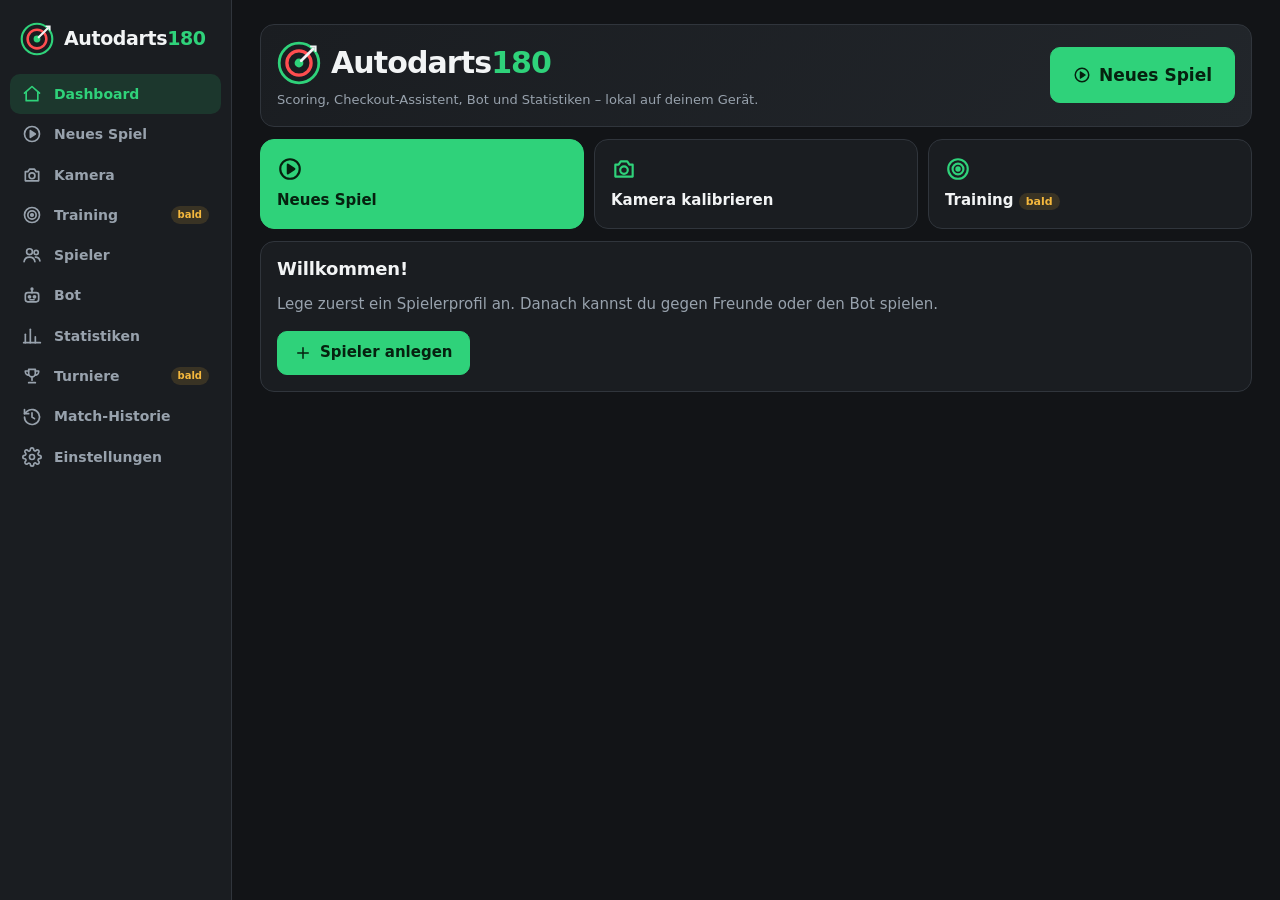
<file: index.html>
<!doctype html>
<html lang="de" data-theme="dark" data-accent="green">
<head>
<meta charset="utf-8">
<meta name="viewport" content="width=device-width, initial-scale=1, viewport-fit=cover">
<meta name="theme-color" content="#121417">
<meta name="description" content="Autodarts180 – Dart-Scoring, Kamera-Erkennung, Bot und Statistiken. Läuft lokal und offline.">
<meta name="apple-mobile-web-app-capable" content="yes">
<meta name="apple-mobile-web-app-status-bar-style" content="black-translucent">
<title>Autodarts180</title>
<link rel="manifest" href="manifest.webmanifest">
<link rel="icon" href="icon.svg" type="image/svg+xml">
<link rel="apple-touch-icon" href="icons/apple-touch-icon.png">
<meta name="mobile-web-app-capable" content="yes">
<meta name="apple-mobile-web-app-title" content="Autodarts180">
<link rel="stylesheet" href="css/app.css">
</head>
<body>
<div class="app">
  <nav class="sidebar" id="sidebar"></nav>
  <main id="main"></main>
</div>
<nav class="bottom-nav" id="bottomnav"></nav>
<noscript>Autodarts180 benötigt JavaScript.</noscript>
<script type="module" src="js/app.js"></script>
</body>
</html>
</file>
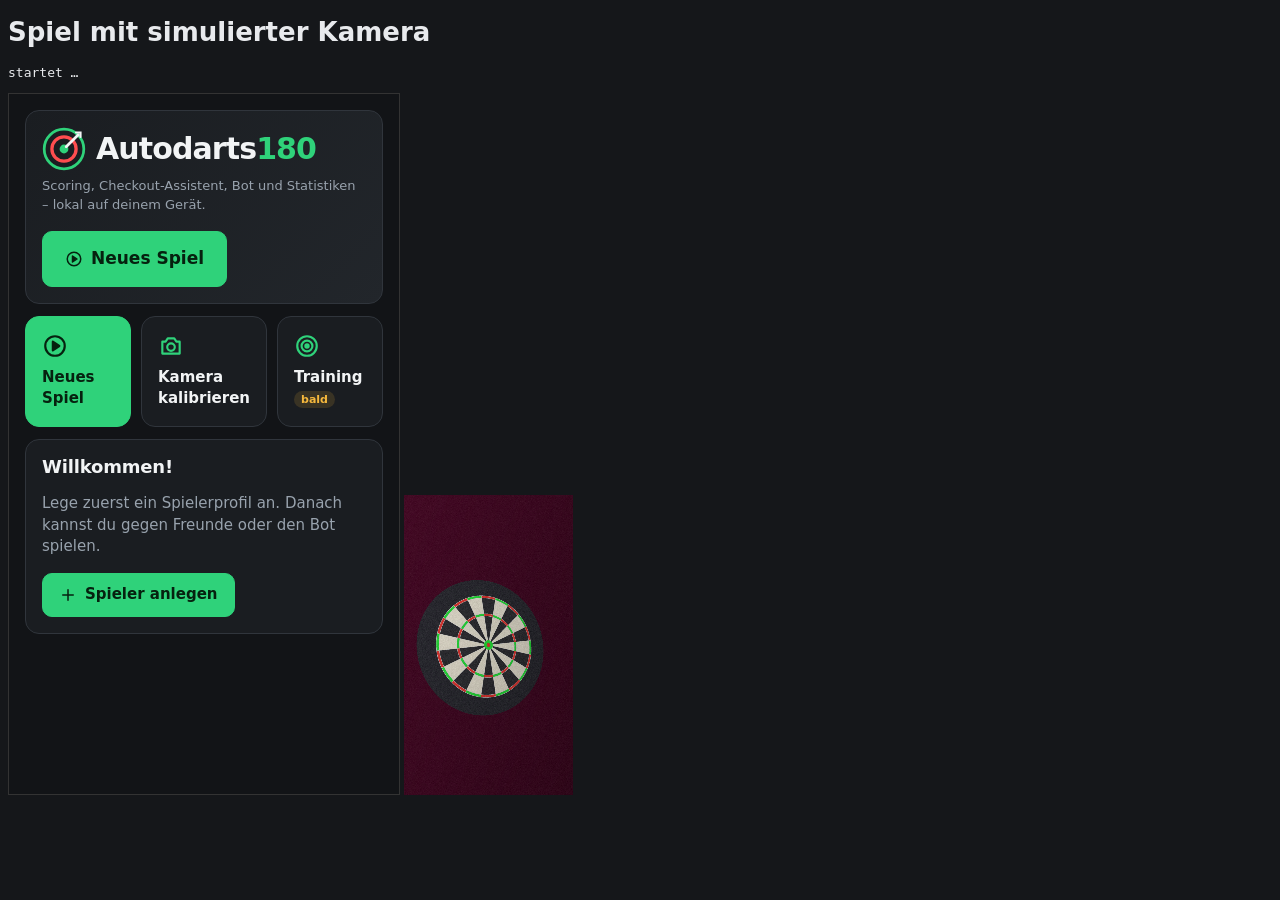
<file: tests/e2e.html>
<!doctype html>
<html lang="de"><head><meta charset="utf-8"><title>E2E Spiel mit simulierter Kamera</title>
<style>body{font:13px system-ui;background:#15171a;color:#e8eaed;margin:8px} iframe{width:390px;height:700px;border:1px solid #333} canvas{height:300px} pre{white-space:pre-wrap}</style></head>
<body><h1>Spiel mit simulierter Kamera</h1><pre id="out">startet …</pre><iframe id="app" src="../index.html#/dashboard"></iframe>
<script type="module">
  // Spielt die echte App (iframe) mit einem künstlichen Kamerastream durch: Pfeile landen, Hand zieht sie heraus.
  import * as D from './darts3d.js';
  import * as cal from '../js/vision/calibration.js';
  import { renderScene } from './scene.js';
  import { scoreAt } from '../js/core/board.js';
  import { mulberry32 } from '../js/core/rng.js';
  const q = new URLSearchParams(location.search);
  const deg = Number(q.get('deg') ?? -23), tilt = Number(q.get('tilt') ?? -8), visits = Number(q.get('visits') ?? 3), W = Number(q.get('w') ?? 1080), H = Math.round(W * 16 / 9);
  const out = document.getElementById('out'), lines = [];
  const log = (s) => { lines.push(s); out.textContent = lines.join('\n'); };
  window.__e2e = { lines, done: false };
  const sleep = (ms) => new Promise((r) => setTimeout(r, ms));
  const cam = D.sideCamera(deg, W, H, { fill: 0.8, tilt });
  const base = D.realScene(cam, W, H);
  const jit = Number(q.get('jitter') ?? 0.3), slip = Number(q.get('slip') ?? 2);
  let sx0 = 0, sy0 = 0;
  let sway = 0, swayAt = 0; // Stativ schwingt nach dem Herausziehen nach (px, klingt ab)
  const doSlip = () => { sx0 = (Math.random() - 0.5) * 2 * slip; sy0 = (Math.random() - 0.5) * 2 * slip; };
  const cv = document.createElement('canvas'); cv.width = W; cv.height = H; document.body.append(cv);
  const g = cv.getContext('2d');
  let frames = [], hand = false, handX = 0, fi = 0;
  const setScene = (darts) => { const img = darts.length ? D.drawDarts(base, cam, darts, { shadow: q.get('shadow') ? [0.2, 0.7, 1] : null }) : base; frames = [1, 2, 3].map((s) => D.addNoiseFast(img, 4, s + fi)); };
  setScene([]);
  const buf = document.createElement('canvas'); buf.width = W; buf.height = H; const bg = buf.getContext('2d');
  const swayNow = (k) => { if (!sway) return 0; const t = (performance.now() - swayAt) / 1000; return sway * Math.exp(-t / 1.5) * Math.sin(t * (k ? 7 : 5) + k); };
  const paint = () => { bg.putImageData(frames[fi++ % frames.length], 0, 0); g.drawImage(buf, sx0 + (Math.random() - 0.5) * 2 * jit + swayNow(1), sy0 + (Math.random() - 0.5) * 2 * jit + swayNow(0)); if (hand) { g.fillStyle = '#c89678'; g.beginPath(); g.ellipse(W * (0.5 + handX) + Math.sin(fi) * 60, H * 0.55, W * 0.22, H * 0.2, 0.4, 0, 7); g.fill(); } };
  paint(); setInterval(paint, 66);
  const stream = cv.captureStream(15);
  const fr = document.getElementById('app');
  await new Promise((r) => { if (fr.contentDocument?.readyState === 'complete' && fr.contentWindow.location.href !== 'about:blank') r(); else fr.onload = r; });
  await sleep(800);
  const w = fr.contentWindow;
  const imp = (p) => w.eval(`import('${new URL('../' + p, location.href).href}')`);
  w.addEventListener('error', (e) => log('JS-FEHLER: ' + e.message));
  const ce = w.console.error; w.console.error = (...a) => { log('console.error: ' + a.map((x) => x?.message || x).join(' ')); ce(...a); };
  w.navigator.mediaDevices.getUserMedia = async () => stream.clone();
  Object.defineProperty(w.navigator, 'canShare', { value: () => false, configurable: true });
  const st = await imp('js/state.js'), repo = await imp('js/data/repo.js'), x01 = await imp('js/core/x01.js'), det = await imp('js/vision/detector.js');
  const times = [], evTimes = [];
  const stamps = [], blocks = [], markLog = [], botLog = [], shownLog = [], partLog = [];
  const op = det.DartDetector.prototype.process; const evLog = [], hitLog = [];
  det.DartDetector.prototype.process = function (img) { const t = performance.now(); const r = op.call(this, img); times.push(performance.now() - t); window.__size = `${img.width}×${img.height}`; for (const e of r) { evLog.push(e.type); stamps.push([e.type, performance.now()]); if (e.hit) hitLog.push(`${e.type} ${e.id} ${e.hit.label} ${Math.round(e.conf * 100)} % (${e.board.x.toFixed(1)}, ${e.board.y.toFixed(1)}) [${e.reasons}]`); } return r; };
  const osc = det.DartDetector.prototype.setCalibration; det.DartDetector.prototype.setCalibration = function (...a) { window.__cal = (window.__cal || 0) + 1; return osc.apply(this, a); };
  const oe = det.DartDetector.prototype.evaluate;
  det.DartDetector.prototype.evaluate = function (d) { const t = performance.now(); const r = oe.call(this, d); evTimes.push(performance.now() - t); return r; };
  const oldCal = st.calibration.current;
  const oldThr = st.settings.get('confThreshold');
  if (q.get('thr')) st.settings.set('confThreshold', Number(q.get('thr'))); // z. B. 1.1: jeder Pfeil braucht eine Rückfrage
  // Kalibrierung wie von der App: automatisch aus dem Bild (nicht aus der Wahrheit)
  g.putImageData(frames[0], 0, 0);
  const half = document.createElement('canvas'); half.width = 720; half.height = Math.round(720 * H / W); half.getContext('2d').drawImage(cv, 0, 0, half.width, half.height);
  const full = half.getContext('2d').getImageData(0, 0, half.width, half.height);
  const auto = cal.autoCalibrate(full);
  if (!auto?.H) { log('Auto-Kalibrierung fehlgeschlagen'); window.__e2e.done = true; throw new Error('kal'); }
  const bc = cal.boardCrop(auto.H), cimg = D.grabCrop(frames[0], bc, 640);
  await st.calibration.save({ H: auto.H, points: auto.points, quality: auto.quality ?? 1, cropQuality: cal.calibrationQuality(cimg, cal.cropH(auto.H, bc)).score, brightness: cal.frameMetrics(cimg).brightness, aspect: W / H, createdAt: Date.now(), version: 3 });
  const m = x01.createMatch({ settings: { startScore: 1001, legsToWin: 1 }, players: [{ id: 'e2e', name: 'Test' }, ...(q.get('bot') ? [{ id: 'e2ebot', name: 'Bot', isBot: true, bot: { avg: 40, personality: 'constant' } }] : [])] });
  m.inputMode = 'camera';
  await repo.matches.save(m);
  w.location.hash = `#/game/${m.id}`;
  await sleep(6000);
  const doc = fr.contentDocument;
  log(`Kamera ${W}×${H}, Blick ${deg}°/${tilt}°, Status: ${doc.querySelector('.cam-status')?.textContent}`);
  const rng = mulberry32(Number(q.get('seed') ?? 7));
  const truth = [], asked = [], truthPos = [];
  const btn = (t) => [...doc.querySelectorAll('button')].find((b) => b.textContent.trim().startsWith(t));
  const mode = q.get('mode') || '';
  const padClick = () => { const b = [...doc.querySelectorAll('button')].find((x) => x.textContent.trim() === '1'); if (b) b.click(); else log('Tastenfeld nicht gefunden'); };
  let exported = null;
  const oc = w.HTMLAnchorElement.prototype.click;
  w.HTMLAnchorElement.prototype.click = function () { if (this.download) { const ex = { name: this.download }; ex.blob = w.fetch(this.href).then((r) => r.blob()); exported = ex; return; } return oc.call(this); };
  for (let v = 0; v < visits; v++) {
    const darts = [];
    for (let k = 0; k < 3; k++) {
      const a = rng() * 2 * Math.PI, r = 12 + rng() * 150, x = r * Math.cos(a), y = r * Math.sin(a);
      darts.push(D.randomDart(rng, x, y, q.get('preset') ? { preset: q.get('preset'), maxTilt: 25 } : { preset: 'user', up: 20 }));
      truth.push(scoreAt(x, y).label); truthPos.push(`${x.toFixed(1)},${y.toFixed(1)}`);
      doSlip(); setScene(darts);
      await sleep(2500);
      // mode=late: Rückfragen erst nach dem Herausziehen bestätigen; mode=manual: alles verwerfen und von Hand eintragen
      if (mode !== 'late') for (let c; (c = btn(mode === 'manual' ? 'Kein Pfeil' : 'Bestätigen'));) { asked.push(truth.length); c.click(); await sleep(300); }
    }
    if (v === 0) {
      const b = btn('Erkennung speichern');
      if (b && !b.disabled) { b.click(); await sleep(1500); if (exported) { const im = new Image(); await new Promise((r) => { im.onload = r; im.onerror = r; exported.blob.then((bl) => { im.src = URL.createObjectURL(bl); }); }); log(`Erkennung speichern: ${exported.name} ${im.naturalWidth}×${im.naturalHeight}`); im.style.width = '500px'; document.body.append(im); } else log('Erkennung speichern: KEIN BILD'); } else log('Erkennung speichern: Knopf fehlt/gesperrt');
    }
    const marks = () => { const c = doc.querySelector('.game-cam canvas'); if (!c || !c.width) return '?'; const d = c.getContext('2d').getImageData(0, 0, c.width, c.height).data; let n = 0; for (let i = 0; i < d.length; i += 4) if (d[i + 3] > 250 && ((Math.abs(d[i] - 61) < 12 && Math.abs(d[i + 1] - 220) < 12) || (Math.abs(d[i] - 245) < 12 && Math.abs(d[i + 1] - 184) < 12))) n++; return n; };
    const m0 = marks();
    const shown = () => `${doc.querySelector('.pcard.active .name')?.textContent || '–'}: ${[...doc.querySelectorAll('.visit .dslot')].map((e) => [...e.childNodes].find((n) => n.nodeType === 3)?.textContent.trim() || "?").join(' ')}`;
    const s0 = shown();
    const botBefore = q.get('bot') ? (await repo.matches.get(m.id)).legs.flatMap((l) => l.visits).filter((x) => x.p === 1).length : 0;
    // pull=partial: erst die sicheren Pfeile ziehen, die offenen (mit „?“) stecken noch (Nachwertung)
    const openIdx = [...doc.querySelectorAll('.visit .dslot')].map((e, i) => (/\?$/.test([...e.childNodes].find((n) => n.nodeType === 3)?.textContent || '') ? i : -1)).filter((i) => i >= 0);
    if (q.get('pull') === 'partial' && openIdx.length) { hand = true; await sleep(1200); doSlip(); setScene(darts.filter((_, i) => openIdx.includes(i))); await sleep(300); hand = false; await sleep(2500); partLog.push(shown()); }
    hand = true; await sleep(1500); doSlip(); setScene([]); await sleep(300); for (let k = 0; k < Number(q.get('slow') || 0); k++) { handX += 0.06; await sleep(100); } hand = false; handX = 0; if (q.get("sway")) { sway = Number(q.get("sway")); swayAt = performance.now(); } const tFree = performance.now(); let worst = 0, last = tFree; const iv = setInterval(() => { const n = performance.now(); worst = Math.max(worst, n - last); last = n; }, 20); await sleep(Number(q.get('pause') || 2500)); clearInterval(iv); const tk = stamps.find(([t, at]) => t === 'takeout' && at > tFree); if (q.get('bot')) { const vv = (await repo.matches.get(m.id)).legs.flatMap((l) => l.visits); botLog.push(`${botBefore}/${vv.filter((x) => x.p === 1).length}`); }
    markLog.push(`${m0}→${marks()}`); shownLog.push(`[${s0}] → [${shown()}]`); blocks.push(`${tk ? Math.round(tk[1] - tFree) : '–'}/${Math.round(worst)}`);
    if (mode) {
      for (let c; (c = btn('Bestätigen'));) { asked.push('spät'); c.click(); await sleep(300); }
      // fehlende Pfeile der Aufnahme von Hand eintragen (Scheibe ist schon leer)
      for (let g = 0; g < 3; g++) { const cur = (await repo.matches.get(m.id)).legs.flatMap((l) => l.visits); const lastV = cur[cur.length - 1]; if (cur.length === v + 1 && lastV.darts.length === 3) break; padClick(); await sleep(400); }
      await sleep(2500);
    }
  }
  const mm = await repo.matches.get(m.id);
  const got = mm.legs.flatMap((l) => l.visits.flatMap((x) => x.darts.map((d) => d.label)));
  log(`Wahrheit: ${truth.join(' ')}`); log(`Erkannt:  ${got.join(' ')}`); log(`Rückfragen bei Pfeil: ${asked.join(', ') || 'keine'}`);
  log(`Wahre Lagen: ${truthPos.join(" · ")}`);
  log(`Treffer: ${hitLog.join(" · ")}`);
  log(`Aufnahmen: ${mm.legs.flatMap((l) => l.visits).map((x) => x.darts.length).join(', ')} | Ereignisse: ${evLog.join(',')}`);
  const s = (a) => a.length ? `Ø ${(a.reduce((x, y) => x + y, 0) / a.length).toFixed(1)} ms, max ${Math.max(...a).toFixed(0)} ms` : '-';
  log(`Bildgröße Auswertung ${window.__size}; pro Bild ${s(times)}; Auswertung ${s(evTimes)}; Bilder ${times.length}`);
  log(`Hand weg → Entnahme erkannt / längste Blockade (ms): ${blocks.join(', ')}; Neukalibrierungen ${window.__cal || 0}`);
  log(`Markierte Bildpunkte vor/nach dem Herausziehen: ${markLog.join(', ')}`);
  if (partLog.length) log(`Anzeige nach dem teilweisen Ziehen: ${partLog.join(' · ')}`);
  log(`Anzeige vor dem Ziehen → danach: ${shownLog.join(' · ')}`);
  if (q.get('bot')) log(`Bot-Aufnahmen vor dem Ziehen / danach: ${botLog.join(', ')} (Folge der Spieler: ${(await repo.matches.get(m.id)).legs.flatMap((l) => l.visits).map((x) => (x.p ? 'B' : 'T') + x.darts.length).join(' ')})`);
  log('Hinweise: ' + [...doc.querySelectorAll('.notice')].map((n) => n.textContent).join(' | '));
  w.location.hash = '#/dashboard'; await sleep(300);
  if (q.get('thr')) st.settings.set('confThreshold', oldThr);
  await repo.matches.remove(m.id); if (oldCal) await st.calibration.save(oldCal); else await st.calibration.clear();
  window.__e2e.done = true; log('FERTIG');
</script></body></html>
</file>
<file: css/app.css>
:root {
  --bg: #121417;
  --surface: #1a1d21;
  --surface-2: #22262b;
  --surface-3: #2b3036;
  --border: #30353c;
  --text: #f2f4f5;
  --muted: #98a2ad;
  --accent: #2fd27a;
  --accent-ink: #06210f;
  --accent-soft: rgba(47, 210, 122, 0.14);
  --red: #ff4d4f;
  --red-soft: rgba(255, 77, 79, 0.14);
  --warn: #f5b83d;
  --warn-soft: rgba(245, 184, 61, 0.14);
  --radius: 14px;
  --radius-sm: 10px;
  --nav-h: 64px;
  --font: 'Inter', system-ui, -apple-system, 'Segoe UI', Roboto, sans-serif;
  --mono: 'JetBrains Mono', ui-monospace, 'SF Mono', Consolas, monospace;
  color-scheme: dark;
}
:root[data-theme='black'] {
  --bg: #000;
  --surface: #0c0d0e;
  --surface-2: #151719;
  --surface-3: #1e2124;
  --border: #25292d;
}
:root[data-accent='blue'] { --accent: #3d9bff; --accent-ink: #04172b; --accent-soft: rgba(61, 155, 255, 0.15); }
:root[data-accent='orange'] { --accent: #ff9d2e; --accent-ink: #2b1700; --accent-soft: rgba(255, 157, 46, 0.15); }

* { box-sizing: border-box; }
html, body { margin: 0; height: 100%; }
body {
  background: var(--bg);
  color: var(--text);
  font: 15px/1.45 var(--font);
  -webkit-font-smoothing: antialiased;
  -webkit-tap-highlight-color: transparent;
  overscroll-behavior: none;
}
button, input, select, textarea { font: inherit; color: inherit; }
a { color: var(--accent); }
h1, h2, h3 { margin: 0 0 12px; line-height: 1.2; letter-spacing: -0.01em; }
h1 { font-size: 24px; }
h2 { font-size: 18px; }
h3 { font-size: 15px; color: var(--muted); font-weight: 600; text-transform: uppercase; letter-spacing: 0.06em; }
.num { font-variant-numeric: tabular-nums; }
.ic { width: 18px; height: 18px; flex: none; vertical-align: -3px; }
.cam-empty .ic { width: 40px; height: 40px; color: var(--accent); }
.muted { color: var(--muted); }
.small { font-size: 13px; }
.hidden { display: none !important; }

/* ---------- Layout ---------- */
.app { display: flex; min-height: 100dvh; }
.sidebar {
  width: 232px; flex: none; background: var(--surface); border-right: 1px solid var(--border);
  display: flex; flex-direction: column; padding: 16px 10px; position: sticky; top: 0; height: 100dvh;
}
.logo { display: flex; align-items: center; gap: 10px; padding: 6px 10px 18px; font-weight: 800; font-size: 19px; letter-spacing: -0.02em; }
.logo svg { width: 34px; height: 34px; flex: none; }
.logo b { color: var(--accent); }
.nav-link {
  display: flex; align-items: center; gap: 12px; padding: 10px 12px; border-radius: var(--radius-sm);
  color: var(--muted); text-decoration: none; font-weight: 600; font-size: 14px;
}
.nav-link svg { width: 20px; height: 20px; flex: none; }
.nav-link:hover { background: var(--surface-2); color: var(--text); }
.nav-link.active { background: var(--accent-soft); color: var(--accent); }
.nav-link .badge-soon { margin-left: auto; font-size: 10px; }
main { flex: 1; min-width: 0; padding: 24px 28px 40px; max-width: 1200px; margin: 0 auto; width: 100%; }
.bottom-nav { display: none; }

@media (max-width: 899px) {
  .sidebar { display: none; }
  main { padding: 16px 16px calc(var(--nav-h) + 24px + env(safe-area-inset-bottom)); }
  .bottom-nav {
    display: flex; position: fixed; left: 0; right: 0; bottom: 0; z-index: 40;
    height: calc(var(--nav-h) + env(safe-area-inset-bottom)); padding-bottom: env(safe-area-inset-bottom);
    background: rgba(18, 20, 23, 0.96); backdrop-filter: blur(10px); border-top: 1px solid var(--border);
  }
  .bottom-nav a, .bottom-nav button {
    flex: 1; display: flex; flex-direction: column; align-items: center; justify-content: center; gap: 3px;
    color: var(--muted); text-decoration: none; font-size: 11px; font-weight: 600; background: none; border: 0;
  }
  .bottom-nav svg { width: 22px; height: 22px; }
  .bottom-nav .active { color: var(--accent); }
}
body.in-game .bottom-nav { display: none; }
body.in-game main { padding-bottom: 16px; }

/* ---------- Bausteine ---------- */
.card { background: var(--surface); border: 1px solid var(--border); border-radius: var(--radius); padding: 16px; }
.card + .card { margin-top: 12px; }
.grid { display: grid; gap: 12px; }
.grid-2 { grid-template-columns: repeat(2, minmax(0, 1fr)); }
.grid-3 { grid-template-columns: repeat(3, minmax(0, 1fr)); }
.grid-4 { grid-template-columns: repeat(4, minmax(0, 1fr)); }
@media (max-width: 720px) { .grid-3, .grid-4 { grid-template-columns: repeat(2, minmax(0, 1fr)); } }
@media (max-width: 420px) { .grid-2.stack-sm { grid-template-columns: 1fr; } }
.row { display: flex; align-items: center; gap: 10px; flex-wrap: wrap; }
.row.between { justify-content: space-between; }
.stack { display: flex; flex-direction: column; gap: 12px; }
.page-head { display: flex; align-items: center; justify-content: space-between; gap: 12px; margin-bottom: 18px; flex-wrap: wrap; }
.page-head h1 { margin: 0; }

.btn {
  display: inline-flex; align-items: center; justify-content: center; gap: 8px; min-height: 44px; padding: 0 16px;
  border-radius: var(--radius-sm); border: 1px solid var(--border); background: var(--surface-2); color: var(--text);
  font-weight: 650; cursor: pointer; text-decoration: none; white-space: nowrap; user-select: none;
  transition: background 0.15s, transform 0.05s;
}
.btn:hover { background: var(--surface-3); }
.btn:active { transform: scale(0.98); }
.btn:disabled { opacity: 0.45; cursor: not-allowed; }
.btn svg { width: 18px; height: 18px; }
.btn.primary { background: var(--accent); border-color: var(--accent); color: var(--accent-ink); }
.btn.primary:hover { filter: brightness(1.08); }
.btn.danger { background: var(--red-soft); border-color: transparent; color: var(--red); }
.btn.ghost { background: transparent; }
.btn.big { min-height: 56px; font-size: 17px; padding: 0 22px; }
.btn.block { width: 100%; }
.btn.sm { min-height: 34px; padding: 0 12px; font-size: 13px; }

.badge { display: inline-flex; align-items: center; gap: 4px; padding: 2px 8px; border-radius: 99px; font-size: 12px; font-weight: 700; background: var(--surface-3); color: var(--muted); }
.badge.green { background: var(--accent-soft); color: var(--accent); }
.badge.red { background: var(--red-soft); color: var(--red); }
.badge.warn { background: var(--warn-soft); color: var(--warn); }

label.field { display: flex; flex-direction: column; gap: 6px; font-size: 13px; font-weight: 600; color: var(--muted); }
input[type='text'], input[type='number'], select, textarea {
  background: var(--surface-2); border: 1px solid var(--border); border-radius: var(--radius-sm);
  min-height: 44px; padding: 0 12px; color: var(--text); width: 100%;
}
input:focus, select:focus { outline: 2px solid var(--accent); outline-offset: 0; }
input[type='range'] { width: 100%; accent-color: var(--accent); }
input[type='checkbox'] { accent-color: var(--accent); width: 20px; height: 20px; }

.seg-control { display: flex; flex-wrap: wrap; gap: 6px; }
.seg-control button {
  min-height: 40px; padding: 0 14px; border-radius: 99px; border: 1px solid var(--border);
  background: var(--surface-2); color: var(--muted); font-weight: 650; cursor: pointer;
}
.seg-control button.on { background: var(--accent-soft); color: var(--accent); border-color: var(--accent); }
.seg-control button:disabled { opacity: 0.4; cursor: not-allowed; }

.switch-row { display: flex; align-items: center; justify-content: space-between; gap: 12px; padding: 10px 0; border-bottom: 1px solid var(--border); }
.switch-row:last-child { border-bottom: 0; }
.switch-row .t { font-weight: 600; }
.switch-row .d { font-size: 13px; color: var(--muted); }

.stat { background: var(--surface-2); border-radius: var(--radius-sm); padding: 12px; }
.stat .l { font-size: 12px; color: var(--muted); font-weight: 600; }
.stat .v { font-size: 24px; font-weight: 800; font-variant-numeric: tabular-nums; margin-top: 2px; }
.stat .v.accent { color: var(--accent); }

.list { display: flex; flex-direction: column; }
.list-item { display: flex; align-items: center; gap: 12px; padding: 12px 4px; border-bottom: 1px solid var(--border); text-decoration: none; color: inherit; }
.list-item:last-child { border-bottom: 0; }
.list-item .grow { flex: 1; min-width: 0; }
.list-item .title { font-weight: 650; }
.list-item .sub { font-size: 13px; color: var(--muted); }
a.list-item:hover { background: var(--surface-2); }

.avatar { width: 40px; height: 40px; border-radius: 50%; background: var(--surface-3); display: grid; place-items: center; font-weight: 800; overflow: hidden; flex: none; color: var(--muted); }
.avatar img { width: 100%; height: 100%; object-fit: cover; }
.avatar.lg { width: 72px; height: 72px; font-size: 26px; }

.notice { border-radius: var(--radius-sm); padding: 12px 14px; background: var(--surface-2); border-left: 3px solid var(--muted); font-size: 14px; }
.notice.warn { border-color: var(--warn); background: var(--warn-soft); }
.notice.err { border-color: var(--red); background: var(--red-soft); }
.notice.ok { border-color: var(--accent); background: var(--accent-soft); }

.soon { opacity: 0.6; }
.soon-tag { font-size: 11px; font-weight: 700; color: var(--warn); background: var(--warn-soft); padding: 2px 7px; border-radius: 99px; }

table.tbl { width: 100%; border-collapse: collapse; font-size: 14px; }
.tbl th, .tbl td { padding: 8px 6px; text-align: left; border-bottom: 1px solid var(--border); }
.tbl th { color: var(--muted); font-size: 12px; font-weight: 700; text-transform: uppercase; letter-spacing: 0.04em; }
.tbl td.r, .tbl th.r { text-align: right; }
.tbl-wrap { overflow-x: auto; }

/* ---------- Dashboard ---------- */
.hero { display: flex; flex-wrap: wrap; align-items: center; justify-content: space-between; gap: 16px; background: linear-gradient(135deg, var(--surface) 0%, var(--surface-2) 100%); }
.hero .big-logo { font-size: 30px; font-weight: 900; letter-spacing: -0.03em; }
.hero .big-logo b { color: var(--accent); }
.quick { display: grid; grid-template-columns: repeat(3, 1fr); gap: 10px; }
.quick a { display: flex; flex-direction: column; gap: 8px; padding: 16px; border-radius: var(--radius); background: var(--surface); border: 1px solid var(--border); text-decoration: none; color: var(--text); font-weight: 700; }
.quick a svg { width: 26px; height: 26px; color: var(--accent); }
.quick a.primary { background: var(--accent); color: var(--accent-ink); border-color: var(--accent); }
.quick a.primary svg { color: var(--accent-ink); }

/* ---------- Spielansicht ---------- */
.game { display: flex; flex-direction: column; gap: 10px; }
.game-top { display: flex; align-items: center; justify-content: space-between; gap: 8px; }
.game-top .info { font-weight: 700; color: var(--muted); font-size: 14px; }
.players { display: grid; gap: 8px; grid-template-columns: repeat(auto-fit, minmax(150px, 1fr)); }
.pcard { background: var(--surface); border: 2px solid var(--border); border-radius: var(--radius); padding: 10px 12px; position: relative; transition: border-color 0.2s, opacity 0.2s; }
.pcard.active { border-color: var(--accent); box-shadow: 0 0 0 3px var(--accent-soft); }
.pcard:not(.active) { opacity: 0.75; }
.pcard .name { padding-right: 70px; font-weight: 750; display: flex; align-items: center; gap: 6px; white-space: nowrap; overflow: hidden; text-overflow: ellipsis; }
.pcard .legs { position: absolute; top: 10px; right: 12px; font-weight: 800; font-size: 14px; color: var(--muted); }
.pcard .rem { font-size: clamp(48px, 13vw, 92px); font-weight: 900; line-height: 1; letter-spacing: -0.04em; font-variant-numeric: tabular-nums; margin: 6px 0 4px; }
.pcard.active .rem { color: var(--text); }
.pcard .meta { display: flex; gap: 10px; font-size: 12.5px; color: var(--muted); flex-wrap: wrap; }
.pcard .meta b { color: var(--text); font-variant-numeric: tabular-nums; }
.pcard .last { font-size: 12.5px; color: var(--muted); margin-top: 2px; }

.visit { display: grid; grid-template-columns: repeat(3, 1fr) auto; gap: 8px; align-items: stretch; }
.dslot {
  background: var(--surface); border: 1px solid var(--border); border-radius: var(--radius-sm); min-height: 58px;
  display: flex; flex-direction: column; align-items: center; justify-content: center; font-weight: 850; font-size: 22px; cursor: pointer;
  font-variant-numeric: tabular-nums; position: relative;
}
.dslot small { font-size: 11px; font-weight: 600; color: var(--muted); }
.dslot.empty { color: var(--surface-3); cursor: default; }
.dslot.target { color: var(--accent); border: 1px dashed var(--accent); background: var(--accent-soft); }
.dslot.target small { color: var(--accent); }
.dslot.pending { border-color: var(--warn); background: var(--warn-soft); color: var(--warn); }
.dslot.bust { color: var(--red); }
.dslot .cam { position: absolute; top: 4px; right: 6px; width: 12px; height: 12px; color: var(--muted); }
.vsum { min-width: 84px; background: var(--surface-2); border-radius: var(--radius-sm); display: flex; flex-direction: column; align-items: center; justify-content: center; font-weight: 900; font-size: 26px; font-variant-numeric: tabular-nums; }
.vsum small { font-size: 11px; color: var(--muted); font-weight: 600; }
.game .stack > div:empty { display: none; }

.checkout { border-radius: var(--radius-sm); padding: 10px 14px; background: var(--accent-soft); border: 1px solid var(--accent); display: flex; align-items: center; gap: 12px; flex-wrap: wrap; min-height: 52px; }
.checkout .lbl { font-size: 12px; font-weight: 700; color: var(--accent); text-transform: uppercase; letter-spacing: 0.05em; }
.checkout .route { font-weight: 900; font-size: 22px; letter-spacing: 0.01em; }
.checkout .alts { font-size: 13px; color: var(--muted); width: 100%; }
.checkout.none { background: var(--surface); border-color: var(--border); }
.checkout.none .lbl { color: var(--muted); }
.checkout.bust { background: var(--red-soft); border-color: var(--red); }
.checkout.bust .lbl { color: var(--red); }

.pad { display: grid; gap: 6px; }
.pad .mods { display: grid; grid-template-columns: repeat(3, 1fr); gap: 6px; }
.pad .nums { display: grid; grid-template-columns: repeat(7, 1fr); gap: 6px; }
.pad button {
  min-height: 48px; border-radius: 10px; border: 1px solid var(--border); background: var(--surface-2); font-weight: 800; font-size: 18px;
  cursor: pointer; font-variant-numeric: tabular-nums; touch-action: manipulation;
}
.pad button:active { background: var(--surface-3); transform: scale(0.97); }
.pad .mods button { font-size: 15px; }
.pad .mods button.on[data-m='2'] { background: var(--accent-soft); border-color: var(--accent); color: var(--accent); }
.pad .mods button.on[data-m='3'] { background: var(--red-soft); border-color: var(--red); color: var(--red); }
.pad .mods button.on[data-m='1'] { background: var(--surface-3); border-color: var(--muted); }
.pad .special { grid-column: span 2; }
.pad .miss { color: var(--muted); }
@media (max-width: 480px) { .pad .nums { grid-template-columns: repeat(5, 1fr); } .pad button { min-height: 46px; } }

.actions { display: grid; grid-template-columns: repeat(auto-fit, minmax(170px, 1fr)); gap: 8px; }
.actions .btn { white-space: normal; line-height: 1.15; padding: 0 10px; }

.game-cam { position: relative; background: #000; border-radius: var(--radius); overflow: hidden; aspect-ratio: 16 / 9; max-height: 60dvh; width: 100%; }
.game-cam .cam-video, .cam-stage .cam-video { position: absolute; inset: 0; width: 100%; height: 100%; object-fit: contain; }
.game-cam canvas, .cam-stage canvas { position: absolute; inset: 0; }
.cam-status { position: absolute; left: 8px; bottom: 8px; background: rgba(0, 0, 0, 0.7); padding: 4px 10px; border-radius: 99px; font-size: 12px; font-weight: 700; }

.pending-box { border: 1px solid var(--warn); background: var(--warn-soft); border-radius: var(--radius-sm); padding: 10px 12px; }

@media (orientation: landscape) and (min-width: 900px) {
  .game.has-side { display: grid; grid-template-columns: minmax(0, 1.1fr) minmax(0, 1fr); align-items: start; }
  .game.has-side .game-top, .game.has-side .players { grid-column: 1 / -1; }
}

/* ---------- Kamera / Kalibrierung ---------- */
.cam-stage { position: relative; background: #000; border-radius: var(--radius); overflow: hidden; width: 100%; aspect-ratio: 16 / 9; margin: 0 auto; touch-action: none; }
.cam-empty { position: absolute; inset: 0; display: grid; place-items: center; text-align: center; color: var(--muted); padding: 20px; }
.quality { display: flex; align-items: center; gap: 10px; }
.qbar { flex: 1; height: 8px; border-radius: 99px; background: var(--surface-3); overflow: hidden; }
.qbar i { display: block; height: 100%; background: var(--accent); border-radius: 99px; transition: width 0.3s; }
.qbar.mid i { background: var(--warn); }
.qbar.bad i { background: var(--red); }

/* ---------- Heatmap / Charts ---------- */
.board-svg { width: 100%; max-width: 420px; display: block; margin: 0 auto; }
.chart { width: 100%; height: 180px; display: block; }

/* ---------- Modal / Toast / Overlay ---------- */
.modal-back { position: fixed; inset: 0; background: rgba(0, 0, 0, 0.6); z-index: 80; display: flex; align-items: flex-end; justify-content: center; animation: fade 0.15s; }
@media (min-width: 640px) { .modal-back { align-items: center; } }
.modal { background: var(--surface); border: 1px solid var(--border); border-radius: 18px 18px 0 0; width: 100%; max-width: 560px; max-height: 92dvh; overflow: auto; padding: 18px 16px calc(16px + env(safe-area-inset-bottom)); }
@media (min-width: 640px) { .modal { border-radius: 18px; } }
.modal .m-actions { display: flex; gap: 8px; justify-content: flex-end; margin-top: 16px; flex-wrap: wrap; }
.toasts { position: fixed; top: 12px; left: 50%; transform: translateX(-50%); z-index: 100; display: flex; flex-direction: column; gap: 8px; width: min(92vw, 420px); }
.toast { background: var(--surface-3); border: 1px solid var(--border); border-radius: 12px; padding: 10px 14px; font-weight: 600; box-shadow: 0 8px 24px rgba(0, 0, 0, 0.4); animation: drop 0.2s; }
.toast.err { border-color: var(--red); }
.toast.ok { border-color: var(--accent); }

.celebrate { position: fixed; inset: 0; z-index: 90; pointer-events: none; display: grid; place-items: center; }
.celebrate .burst {
  font-size: clamp(64px, 20vw, 180px); font-weight: 950; letter-spacing: -0.05em; color: var(--accent);
  text-shadow: 0 0 40px var(--accent-soft), 0 6px 0 rgba(0, 0, 0, 0.35); animation: burst 1.6s cubic-bezier(.2, .9, .3, 1.2) forwards; text-align: center; line-height: 1;
}
.celebrate .burst small { display: block; font-size: 0.22em; letter-spacing: 0.08em; color: var(--text); text-transform: uppercase; margin-top: 8px; }
.celebrate.red .burst { color: var(--red); }
.celebrate::before { content: ''; position: absolute; inset: 0; background: radial-gradient(circle, var(--accent-soft) 0%, transparent 60%); animation: fadeout 1.6s forwards; }
@keyframes burst { 0% { transform: scale(0.3); opacity: 0; } 20% { transform: scale(1.08); opacity: 1; } 75% { transform: scale(1); opacity: 1; } 100% { transform: scale(1.05); opacity: 0; } }
@keyframes fadeout { 0% { opacity: 1; } 100% { opacity: 0; } }
@keyframes fade { from { opacity: 0; } to { opacity: 1; } }
@keyframes drop { from { opacity: 0; transform: translateY(-8px); } to { opacity: 1; transform: none; } }
@keyframes pop { 0% { transform: scale(0.85); } 60% { transform: scale(1.06); } 100% { transform: scale(1); } }
.pop { animation: pop 0.25s ease-out; }

/* ---------- Druck (PDF-Export) ---------- */
@media print {
  .sidebar, .bottom-nav, .no-print { display: none !important; }
  body { background: #fff; color: #000; }
  main { padding: 0; }
  .card { border: 1px solid #ccc; background: #fff; break-inside: avoid; }
  .stat { background: #f3f3f3; }
  .muted, .stat .l { color: #555; }
}
</file>
